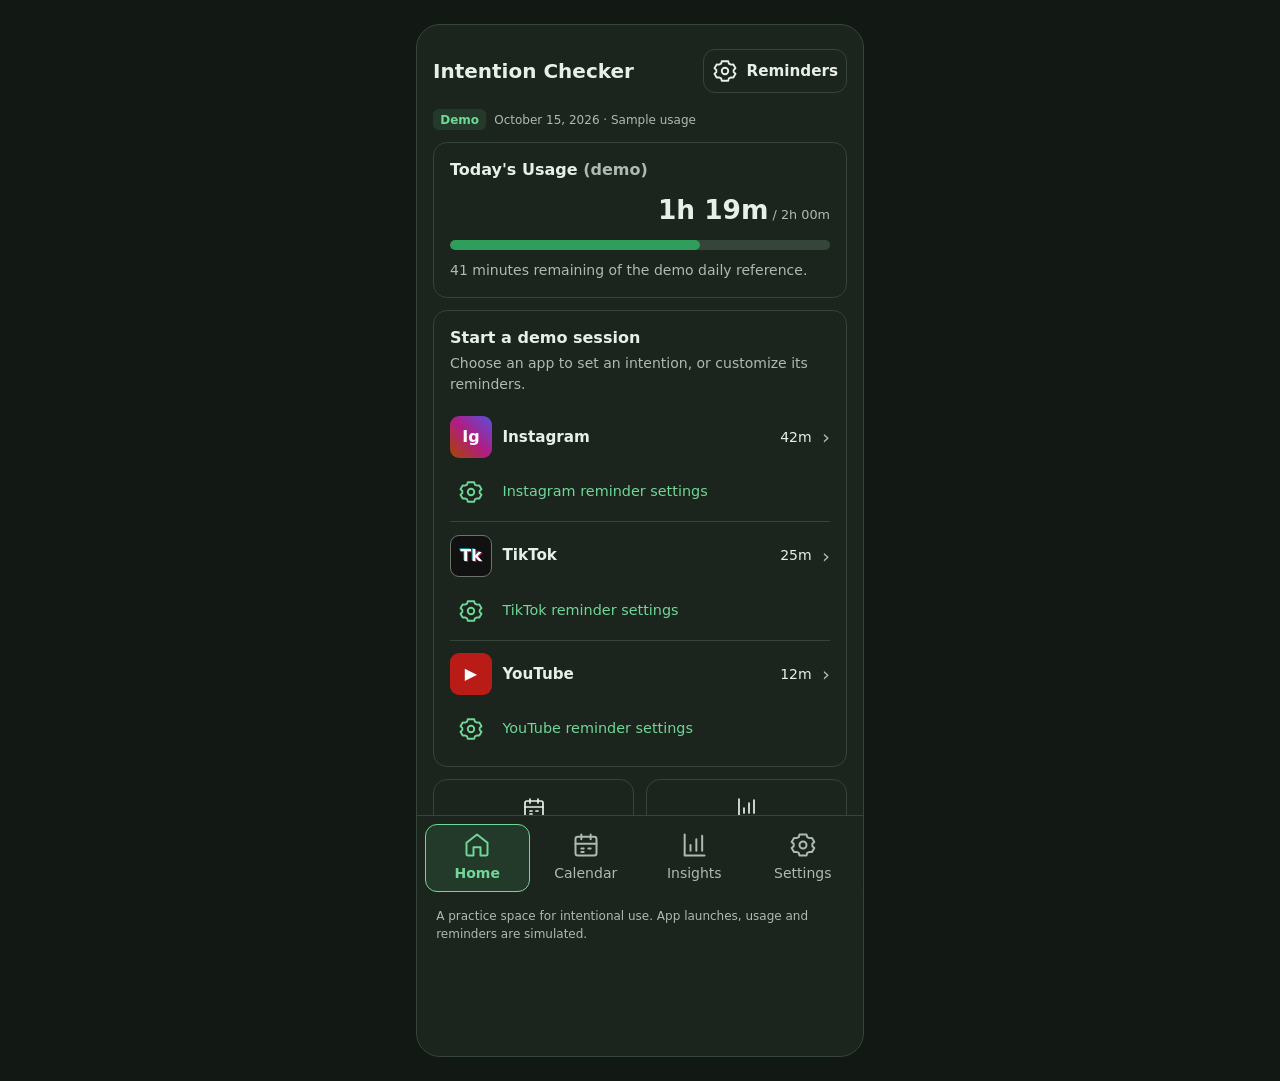
<file: index.html>
<!doctype html>
<html lang="en">
<head>
  <meta charset="utf-8">
  <link rel="icon" href="data:image/svg+xml,%3Csvg xmlns=%22http://www.w3.org/2000/svg%22 viewBox=%220 0 32 32%22%3E%3Crect width=%2232%22 height=%2232%22 rx=%228%22 fill=%22%23233a2a%22/%3E%3Cpath d=%22m8 16 5 5 11-11%22 fill=%22none%22 stroke=%22%2370d796%22 stroke-width=%223%22/%3E%3C/svg%3E">
  <meta name="viewport" content="width=device-width, initial-scale=1, viewport-fit=cover">
  <meta name="theme-color" content="#121813">
  <meta name="description" content="Set an intention before opening social media. Explore your demo usage and reflect on your habits.">
  <title>Home · Intention Checker</title>
  <link rel="stylesheet" href="css/global.css">
  <link rel="stylesheet" href="css/dashboard.css">
  <script src="js/navigation.js" defer></script>
  <script src="js/dashboard-data.js" defer></script>
  <script src="js/dashboard.js" defer></script>
</head>
<body data-page="home">
  <a class="skip-link" href="#main">Skip to content</a>
  <div class="app-shell">
    <header class="page-header">
      <h1>Intention Checker</h1>
      <a class="button button-quiet settings-link" href="pages/reminders.html"><span data-icon="settings"></span>Reminders</a>
    </header>
    <main id="main" class="page-content dashboard" tabindex="-1">
      <p class="demo-caption"><span class="demo-badge">Demo</span> October 15, 2026 · Sample usage</p>
      <section class="card usage-card" aria-labelledby="usage-heading">
        <h2 id="usage-heading">Today's Usage <span class="muted">(demo)</span></h2>
        <p class="usage-total"><strong id="usage-total">1h 19m</strong><span class="muted"> / 2h 00m</span></p>
        <progress id="usage-progress" max="120" value="79" aria-label="Demo usage toward a two-hour daily reference">79 of 120 minutes</progress>
        <p class="muted usage-note" id="usage-note">41 minutes remaining of the demo daily reference.</p>
      </section>
      <section class="card apps-card" aria-labelledby="apps-heading">
        <h2 id="apps-heading">Start a demo session</h2>
        <p class="muted section-hint">Choose an app to set an intention, or customize its reminders.</p>
        <ul class="app-list" id="app-list">
          <li><a class="app-row" href="pages/intention.html?app=instagram"><span class="app-icon app-icon-instagram" aria-hidden="true">Ig</span><span class="app-name">Instagram</span><span class="app-time">42m</span><span class="chevron" aria-hidden="true">›</span></a><a class="app-reminders" href="pages/reminders.html?app=instagram"><span class="app-reminders-icon" data-icon="settings" aria-hidden="true"></span><span>Instagram reminder settings</span></a></li>
          <li><a class="app-row" href="pages/intention.html?app=tiktok"><span class="app-icon app-icon-tiktok" aria-hidden="true">Tk</span><span class="app-name">TikTok</span><span class="app-time">25m</span><span class="chevron" aria-hidden="true">›</span></a><a class="app-reminders" href="pages/reminders.html?app=tiktok"><span class="app-reminders-icon" data-icon="settings" aria-hidden="true"></span><span>TikTok reminder settings</span></a></li>
          <li><a class="app-row" href="pages/intention.html?app=youtube"><span class="app-icon app-icon-youtube" aria-hidden="true">▶</span><span class="app-name">YouTube</span><span class="app-time">12m</span><span class="chevron" aria-hidden="true">›</span></a><a class="app-reminders" href="pages/reminders.html?app=youtube"><span class="app-reminders-icon" data-icon="settings" aria-hidden="true"></span><span>YouTube reminder settings</span></a></li>
        </ul>
      </section>
      <div class="dashboard-shortcuts" aria-label="Explore your usage">
        <a class="card shortcut" href="pages/calendar.html?date=2026-10-15"><span data-icon="calendar"></span><span>View Calendar</span><small class="muted">Review & compare</small></a>
        <a class="card shortcut" href="pages/session-details.html?view=insights"><span data-icon="insights"></span><span>Insights</span><small class="muted">Patterns & next steps</small></a>
      </div>
      <p class="simulation-note muted">A practice space for intentional use. App launches, usage and reminders are simulated.</p>
      <noscript><p class="notice">JavaScript is off. App and shortcut links still work; enable JavaScript for the shared bottom navigation.</p></noscript>
    </main>
    <nav class="bottom-nav" data-bottom-nav aria-label="Main navigation"></nav>
  </div>
</body>
</html>
</file>
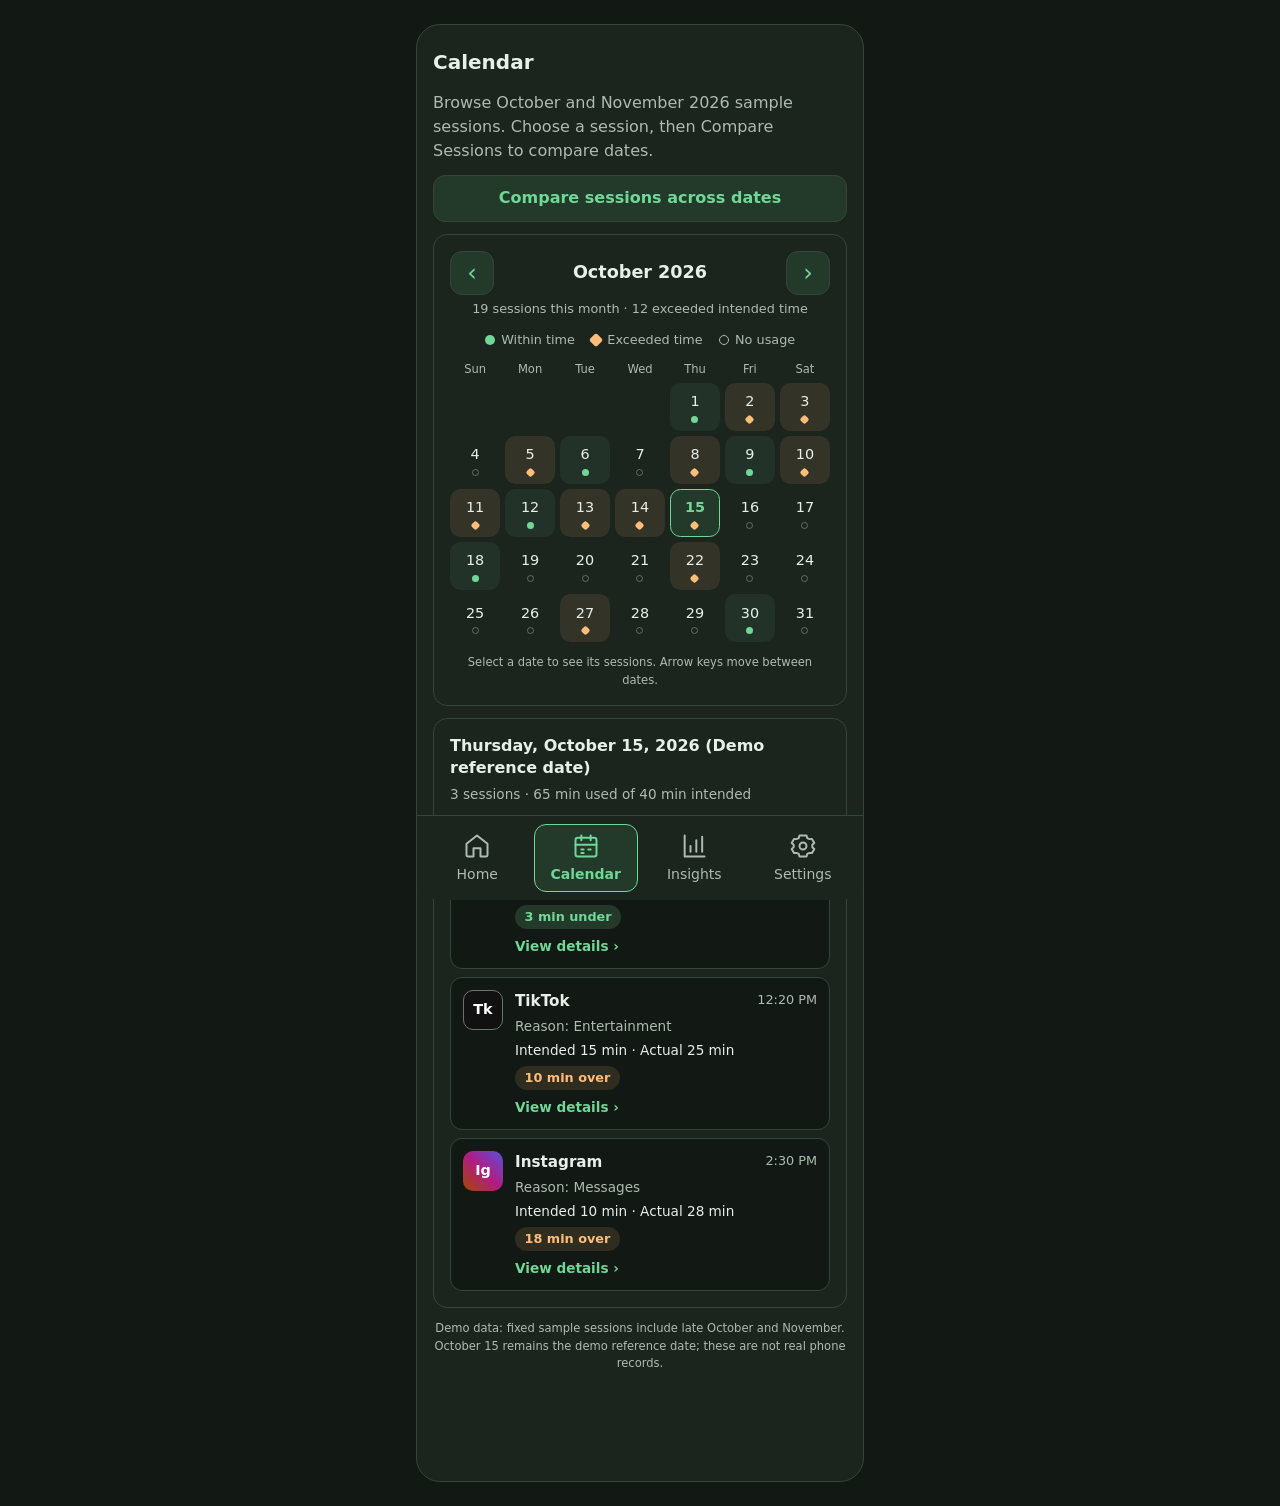
<file: pages/calendar.html>
<!doctype html>
<html lang="en">
<head>
  <meta charset="utf-8">
  <link rel="icon" href="data:image/svg+xml,%3Csvg xmlns=%22http://www.w3.org/2000/svg%22 viewBox=%220 0 32 32%22%3E%3Crect width=%2232%22 height=%2232%22 rx=%228%22 fill=%22%23233a2a%22/%3E%3Cpath d=%22m8 16 5 5 11-11%22 fill=%22none%22 stroke=%22%2370d796%22 stroke-width=%223%22/%3E%3C/svg%3E">
  <meta name="viewport" content="width=device-width, initial-scale=1, viewport-fit=cover">
  <meta name="theme-color" content="#121813">
  <meta name="description" content="Browse past app sessions by date and see where usage stayed within or exceeded the intended time.">
  <title>Calendar · Intention Checker</title>
  <link rel="stylesheet" href="../css/global.css">
  <link rel="stylesheet" href="../css/calendar.css">
  <script src="../js/navigation.js" defer></script>
  <script src="../js/session-data.js" defer></script>
  <script src="../js/calendar.js" defer></script>
</head>
<body data-page="calendar">
  <a class="skip-link" href="#main">Skip to content</a>
  <div class="app-shell">
    <header class="page-header"><h1>Calendar</h1></header>
    <main id="main" class="page-content calendar-page" tabindex="-1">
      <section class="notice compare-banner" id="compare-banner" hidden>
        <p id="compare-text"></p>
        <a class="button button-quiet" id="compare-cancel" href="session-details.html">Cancel comparison</a>
      </section>

      <p class="muted">Browse October and November 2026 sample sessions. Choose a session, then Compare Sessions to compare dates.</p>
      <a class="button button-secondary" href="session-details.html?pick=ig-2026-10-14-a">Compare sessions across dates</a>
      <section class="card calendar-card" aria-labelledby="month-label">
        <div class="month-nav">
          <button type="button" class="month-button" id="prev-month" aria-label="Previous month"><span aria-hidden="true">‹</span></button>
          <h2 id="month-label" aria-live="polite"></h2>
          <button type="button" class="month-button" id="next-month" aria-label="Next month"><span aria-hidden="true">›</span></button>
        </div>
        <p class="muted month-summary" id="month-summary"></p>
        <ul class="legend" aria-label="Legend">
          <li><span class="marker is-within" aria-hidden="true"></span>Within time</li>
          <li><span class="marker is-over" aria-hidden="true"></span>Exceeded time</li>
          <li><span class="marker is-none" aria-hidden="true"></span>No usage</li>
        </ul>
        <div class="weekdays" aria-hidden="true">
          <span>Sun</span><span>Mon</span><span>Tue</span><span>Wed</span><span>Thu</span><span>Fri</span><span>Sat</span>
        </div>
        <div class="day-grid" id="day-grid" role="group" aria-labelledby="month-label"></div>
        <p class="muted grid-hint">Select a date to see its sessions. Arrow keys move between dates.</p>
      </section>

      <section class="card day-panel" id="day-panel" aria-live="polite" aria-labelledby="day-heading">
        <h2 id="day-heading"></h2>
        <p class="muted" id="day-summary"></p>
        <ul class="session-list" id="session-list"></ul>
      </section>

      <p class="muted demo-note">Demo data: fixed sample sessions include late October and November. October 15 remains the demo reference date; these are not real phone records.</p>
      <noscript><p class="notice">JavaScript is off. The calendar needs JavaScript; <a href="../index.html">return to Home</a>.</p></noscript>
    </main>
    <nav class="bottom-nav" data-bottom-nav aria-label="Main navigation"></nav>
  </div>
</body>
</html>
</file>
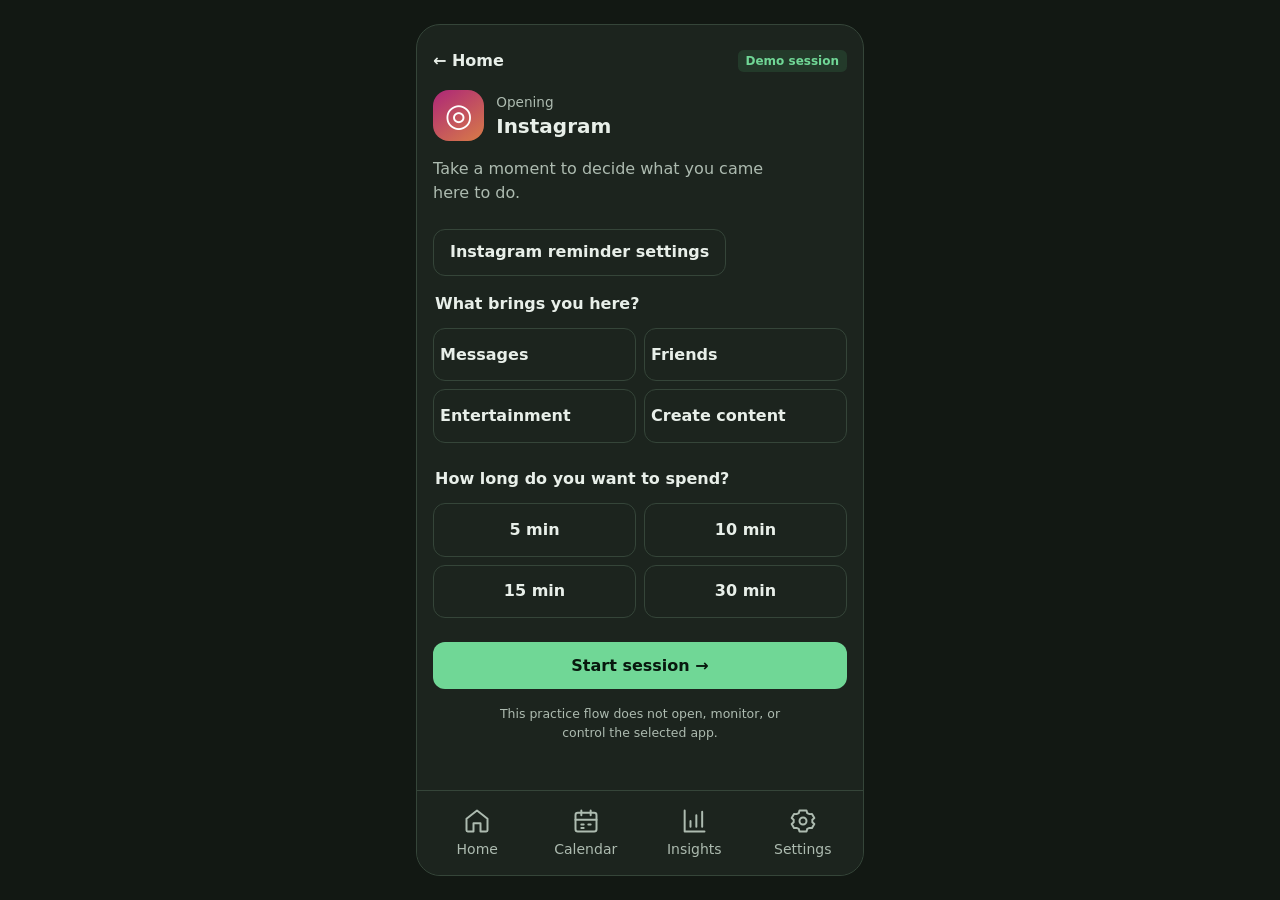
<file: pages/intention.html>
<!doctype html><html lang="en"><head><link rel="icon" href="data:image/svg+xml,%3Csvg xmlns=%22http://www.w3.org/2000/svg%22 viewBox=%220 0 32 32%22%3E%3Crect width=%2232%22 height=%2232%22 rx=%228%22 fill=%22%23233a2a%22/%3E%3Cpath d=%22m8 16 5 5 11-11%22 fill=%22none%22 stroke=%22%2370d796%22 stroke-width=%223%22/%3E%3C/svg%3E"><meta charset="utf-8"><meta name="viewport" content="width=device-width, initial-scale=1, viewport-fit=cover"><meta name="theme-color" content="#121813"><title>Set your intention · Intention Checker</title><link rel="stylesheet" href="../css/global.css"><link rel="stylesheet" href="../css/intention.css"><script src="../js/navigation.js" defer></script><script src="../js/intention.js" defer></script></head><body data-page="intention"><a class="skip-link" href="#main">Skip to content</a><div class="app-shell"><header class="page-header intention-header"><a class="back-link" href="../index.html">← Home</a><p class="demo-badge">Demo session</p></header><main id="main" class="page-content intention-page" tabindex="-1">
<section data-view="form" aria-labelledby="intention-title"><div class="app-identity"><span class="app-mark" aria-hidden="true">◎</span><div><p class="muted">Opening</p><h1 id="intention-title" data-app-name>Instagram</h1></div></div><p class="intro">Take a moment to decide what you came here to do.</p><a id="app-reminders" class="button button-quiet" href="reminders.html?app=instagram">App reminder settings</a><form id="intention-form" novalidate><fieldset><legend>What brings you here?</legend><div class="choices" data-group="reason"><button type="button" data-value="Messages" aria-pressed="false">Messages</button><button type="button" data-value="Friends" aria-pressed="false">Friends</button><button type="button" data-value="Entertainment" aria-pressed="false">Entertainment</button><button type="button" data-value="Create content" aria-pressed="false">Create content</button></div></fieldset><fieldset><legend>How long do you want to spend?</legend><div class="choices times" data-group="duration"><button type="button" data-value="5" aria-pressed="false">5 min</button><button type="button" data-value="10" aria-pressed="false">10 min</button><button type="button" data-value="15" aria-pressed="false">15 min</button><button type="button" data-value="30" aria-pressed="false">30 min</button></div></fieldset><p id="form-error" class="error" role="alert" hidden></p><button class="button full" type="submit">Start session →</button></form><p class="note muted">This practice flow does not open, monitor, or control the selected app.</p></section>
<section data-view="active" aria-labelledby="active-title" hidden><p class="demo-badge">Simulated active session</p><div class="session-icon" aria-hidden="true">◎</div><h1 id="active-title"><span data-app-name>Instagram</span> with purpose</h1><div class="card intention-card"><span class="muted">Your intention</span><strong data-reason>Messages</strong><span><b data-duration>10</b> minute goal</span></div><div class="card sample-timer"><span>Sample session elapsed</span><output id="session-timer" role="timer" aria-live="off" aria-label="Elapsed demo session time">00:00</output><span id="timer-goal" class="muted"></span></div><aside class="card reminder"><span aria-hidden="true">⌁</span><div><strong>Friendly reminder</strong><p>Are you still here for <span data-reason>Messages</span>?</p></div></aside><p class="note muted">The sample timer counts elapsed time in this demo only. The reminder appears immediately for testing; the summary uses a fixed simulated duration.</p><div class="actions"><button class="button button-secondary" id="keep-going" type="button">Keep going</button><button class="button" id="close-app" type="button">Close app &amp; reflect</button></div></section>
<section data-view="summary" aria-labelledby="summary-title" hidden><div class="success" aria-hidden="true">✓</div><p class="demo-badge">Session summary</p><h1 id="summary-title">Nice check-in.</h1><p class="intro">Here is the simulated result for this session.</p><dl class="card summary"><div><dt>App</dt><dd data-app-name>Instagram</dd></div><div><dt>Reason</dt><dd data-reason>Messages</dd></div><div><dt>Intended time</dt><dd><span data-duration>10</span> min</dd></div><div><dt>Demo actual time</dt><dd><span id="actual-duration">12</span> min</dd></div></dl><p class="note muted">Demo actual time is fixed at your goal plus 2 minutes for practice. It is separate from the sample timer and is not phone-usage data.</p><a class="button full done" href="../index.html">Done</a></section>
</main><nav class="bottom-nav" data-bottom-nav aria-label="Main navigation"></nav></div></body></html>
</file>
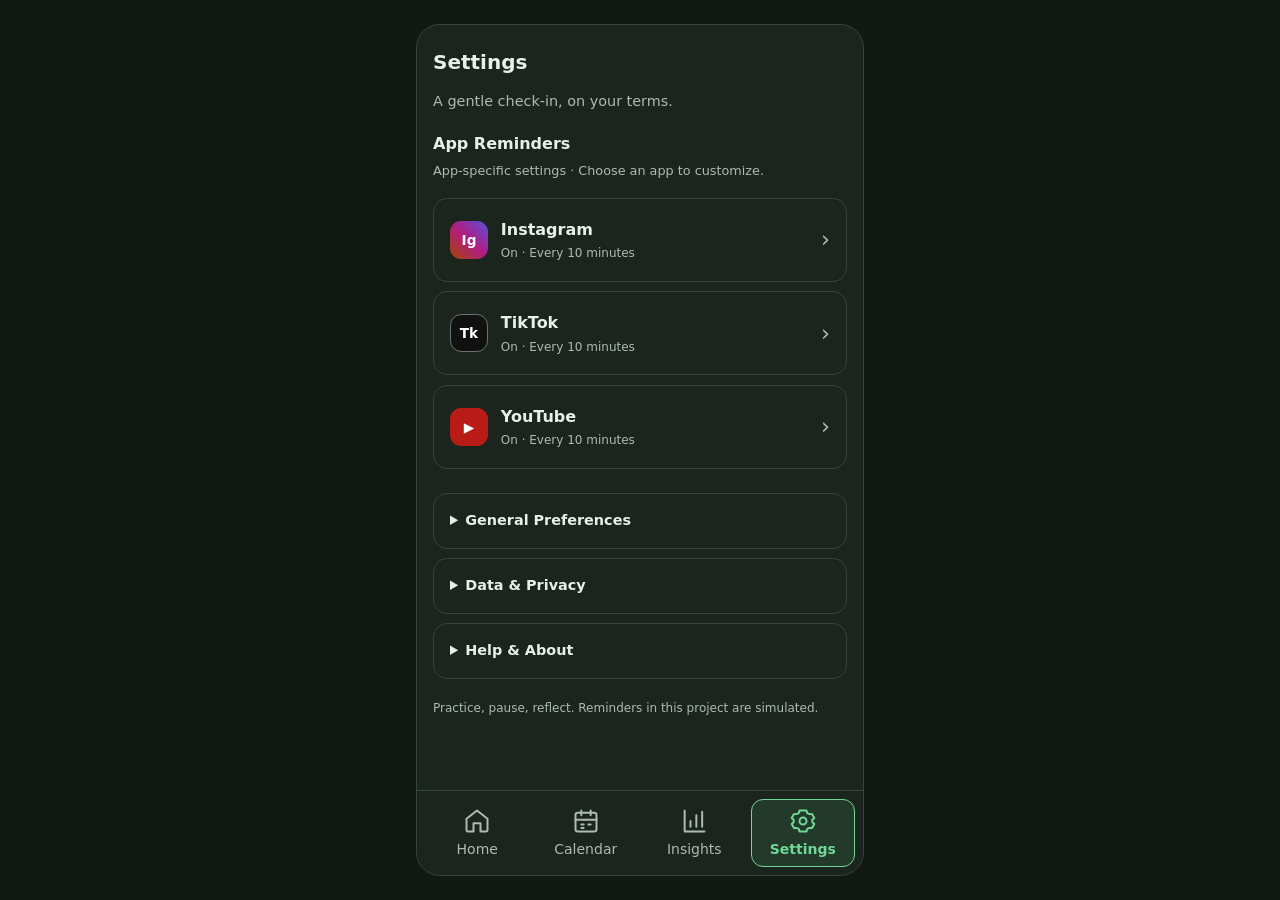
<file: pages/reminders.html>
<!doctype html>
<html lang="en">
<head>
  <meta charset="utf-8">
  <link rel="icon" href="data:image/svg+xml,%3Csvg xmlns=%22http://www.w3.org/2000/svg%22 viewBox=%220 0 32 32%22%3E%3Crect width=%2232%22 height=%2232%22 rx=%228%22 fill=%22%23233a2a%22/%3E%3Cpath d=%22m8 16 5 5 11-11%22 fill=%22none%22 stroke=%22%2370d796%22 stroke-width=%223%22/%3E%3C/svg%3E">
  <meta name="viewport" content="width=device-width, initial-scale=1, viewport-fit=cover">
  <meta name="theme-color" content="#121813">
  <title>Settings · Intention Checker</title>
  <link rel="stylesheet" href="../css/global.css">
  <link rel="stylesheet" href="../css/reminders.css">
  <script src="../js/navigation.js" defer></script>
  <script src="../js/reminders.js" defer></script>
</head>
<body data-page="settings">
  <a class="skip-link" href="#main">Skip to content</a>
  <div class="app-shell">
    <header class="page-header"><h1>Settings</h1></header>
    <main id="main" class="page-content reminders" tabindex="-1">
      <p class="muted settings-intro">A gentle check-in, on your terms.</p>
      <p id="storage-warning" class="notice" role="status" hidden></p>
      <section id="settings-overview" aria-labelledby="apps-heading">
        <h2 id="apps-heading">App Reminders</h2>
        <p class="muted settings-hint">App-specific settings · Choose an app to customize.</p>
        <div class="settings-apps">
          <a class="card settings-app" href="?app=instagram"><span class="settings-app-icon instagram" aria-hidden="true">Ig</span><span><strong>Instagram</strong><small id="summary-instagram">Configure reminders</small></span><span aria-hidden="true">›</span></a>
          <a class="card settings-app" href="?app=tiktok"><span class="settings-app-icon tiktok" aria-hidden="true">Tk</span><span><strong>TikTok</strong><small id="summary-tiktok">Configure reminders</small></span><span aria-hidden="true">›</span></a>
          <a class="card settings-app" href="?app=youtube"><span class="settings-app-icon youtube" aria-hidden="true">▶</span><span><strong>YouTube</strong><small id="summary-youtube">Configure reminders</small></span><span aria-hidden="true">›</span></a>
        </div>
        <div class="settings-information">
          <details class="card"><summary>General Preferences</summary><p>Reminder frequency and notification preferences are set separately for each app. Turning reminders off keeps your choices for next time.</p></details>
          <details class="card"><summary>Data &amp; Privacy</summary><p>Preferences are saved only in this browser. This demo does not collect phone usage or send your settings to a server.</p></details>
          <details class="card"><summary>Help &amp; About</summary><p>Choose an app, adjust your reminders, then select Save Changes. Preview shows a sample check-in here; sound, vibration and app notifications are simulated.</p></details>
        </div>
      </section>
      <section id="app-settings" aria-labelledby="app-heading" hidden>
        <a class="settings-back" href="reminders.html">‹ All Settings</a>
        <div class="settings-app-heading"><span id="selected-app-icon" class="settings-app-icon" aria-hidden="true"></span><div><h2 id="app-heading" tabindex="-1">App Settings</h2><p class="muted">Make room for a mindful pause.</p></div></div>
        <form id="reminder-form">
          <section class="card settings-controls" aria-labelledby="reminder-heading">
            <h3 id="reminder-heading">App Reminders</h3>
            <label class="settings-toggle" for="reminders-enabled"><span>Enable reminders<small>Check in during a demo session.</small></span><input id="reminders-enabled" type="checkbox" role="switch"><span class="switch-track" aria-hidden="true"></span></label>
            <fieldset id="frequency-controls"><legend class="settings-sr-only">Reminder timing</legend><label class="settings-frequency" for="reminder-frequency"><span>Reminder Frequency</span><select id="reminder-frequency"><option value="5">5 minutes</option><option value="10">10 minutes</option><option value="15">15 minutes</option><option value="30">30 minutes</option></select></label></fieldset>
            <p id="disabled-note" class="muted settings-hint" hidden>Reminders are off. Your frequency and notification choices will be kept.</p>
          </section>
          <fieldset id="notification-controls" class="card settings-controls"><legend>Notification Style</legend>
            <label class="settings-toggle" for="reminder-sound"><span>Sound<small>Simulated audio cue.</small></span><input id="reminder-sound" type="checkbox" role="switch"><span class="switch-track" aria-hidden="true"></span></label>
            <label class="settings-toggle" for="reminder-vibration"><span>Vibration<small>Simulated gentle buzz.</small></span><input id="reminder-vibration" type="checkbox" role="switch"><span class="switch-track" aria-hidden="true"></span></label>
            <label class="settings-toggle" for="reminder-in-app"><span>Show In-App<small>A visible reminder in the demo.</small></span><input id="reminder-in-app" type="checkbox" role="switch"><span class="switch-track" aria-hidden="true"></span></label>
          </fieldset>
          <p id="silent-note" class="notice" hidden>All notification styles are off. No visible, sound or vibration reminder will be shown.</p>
          <div class="settings-preview-area"><button class="button button-secondary" id="preview-button" type="button" aria-expanded="false" aria-controls="reminder-preview">Preview Reminder</button>
            <section id="reminder-preview" class="settings-preview" aria-labelledby="preview-heading" hidden><div class="settings-preview-top"><span class="settings-demo">Preview only</span><button type="button" id="dismiss-preview" class="settings-dismiss" aria-label="Dismiss reminder preview">×</button></div><h3 id="preview-heading" tabindex="-1">Time check!</h3><p id="preview-message"></p><p id="preview-style" class="muted"></p><p class="muted">An in-page sample. No sound, vibration or device notification is triggered.</p></section>
          </div>
          <p id="draft-note" class="muted settings-hint">Changes are saved only when you select Save Changes.</p>
          <button class="button settings-save" type="submit">Save Changes</button>
          <p id="save-status" class="settings-save-status" role="status" aria-live="polite"></p>
          <p id="save-error" class="notice" role="alert" hidden></p>
        </form>
      </section>
      <p class="muted settings-footnote">Practice, pause, reflect. Reminders in this project are simulated.</p>
      <noscript><p class="notice">Enable JavaScript to configure and save reminders. <a href="../index.html">Back to Home</a></p></noscript>
    </main>
    <nav class="bottom-nav" data-bottom-nav aria-label="Main navigation"></nav>
  </div>
</body>
</html>
</file>
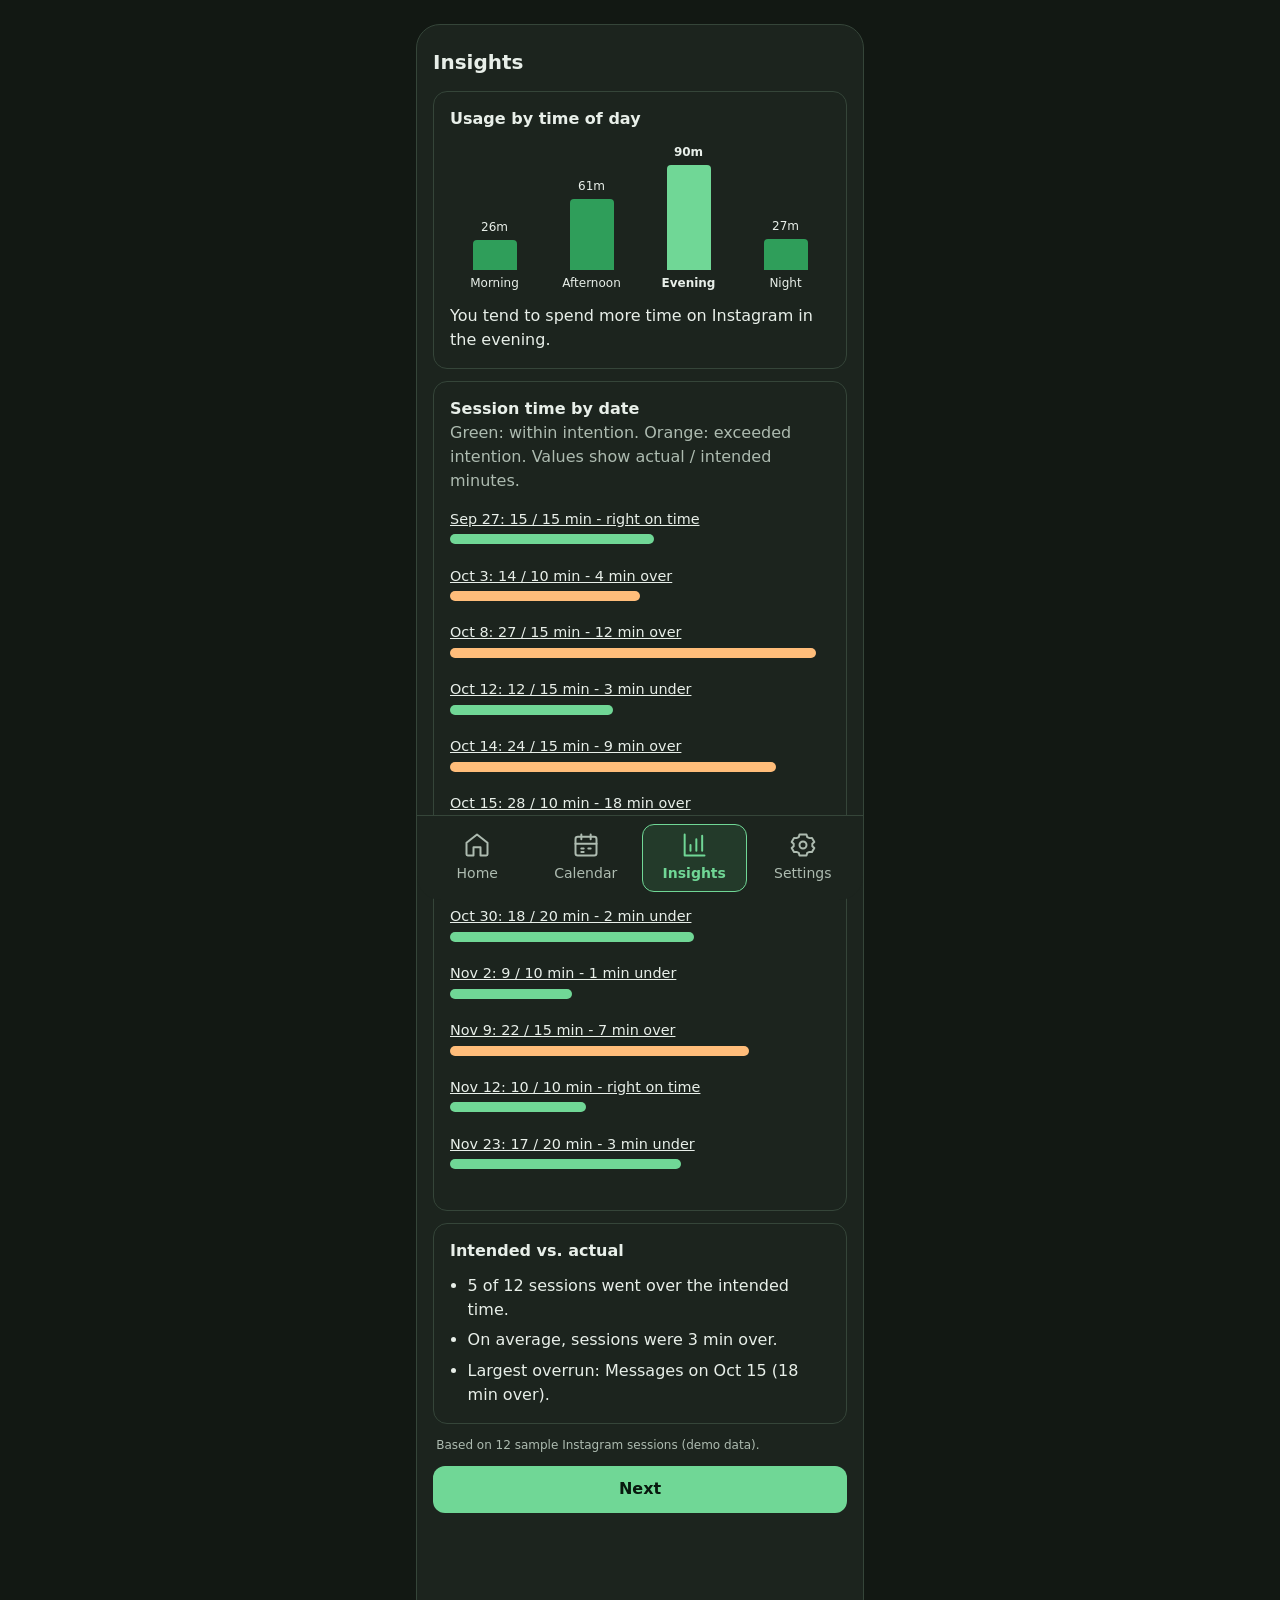
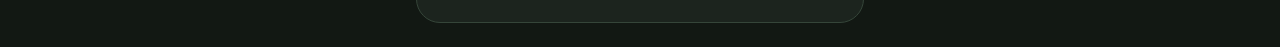
<file: pages/session-details.html>
<!doctype html>
<html lang="en">
<head>
  <meta charset="utf-8">
  <link rel="icon" href="data:image/svg+xml,%3Csvg xmlns=%22http://www.w3.org/2000/svg%22 viewBox=%220 0 32 32%22%3E%3Crect width=%2232%22 height=%2232%22 rx=%228%22 fill=%22%23233a2a%22/%3E%3Cpath d=%22m8 16 5 5 11-11%22 fill=%22none%22 stroke=%22%2370d796%22 stroke-width=%223%22/%3E%3C/svg%3E">
  <meta name="viewport" content="width=device-width, initial-scale=1, viewport-fit=cover">
  <meta name="theme-color" content="#121813">
  <meta name="description" content="Review a past session, compare it with another day, and turn the pattern into an action plan.">
  <title>Sessions & Insights · Intention Checker</title>
  <link rel="stylesheet" href="../css/global.css">
  <link rel="stylesheet" href="../css/session-details.css">
  <script src="../js/navigation.js" defer></script>
  <script src="../js/session-data.js" defer></script>
  <script src="../js/session-details.js" defer></script>
</head>
<body data-page="insights">
  <a class="skip-link" href="#main">Skip to content</a>
  <div class="app-shell">
    <header class="page-header session-header">
      <a class="back-link" id="back-link" href="calendar.html" hidden><span aria-hidden="true">‹</span> Back<span class="visually-hidden" id="back-label"></span></a>
      <h1 id="page-title">Sessions & Insights</h1>
    </header>
    <!-- Views are chosen by the query string: ?id=, ?pick=, ?compare=A,B, ?view=insights, ?view=action -->
    <main id="main" class="page-content session-page" tabindex="-1">
      <div id="view" class="session-view"></div>
      <noscript><p class="notice">JavaScript is off. Session details and insights need JavaScript; <a href="../index.html">return to Home</a>.</p></noscript>
    </main>
    <nav class="bottom-nav" data-bottom-nav aria-label="Main navigation"></nav>
  </div>
</body>
</html>
</file>
<file: css/global.css>
/* Shared foundation. See docs/UI_FOUNDATION.md before integration. */
:root {
  color-scheme: dark;
  --color-bg: #121813;
  --color-surface: #1c241e;
  --color-text: #e8efe9;
  --color-muted: #adbbb0;
  --color-border: #354539;
  --color-accent: #70d796;
  --color-primary: #2f9e5a;
  --color-primary-text: #08180e;
  --color-selected: #233a2a;
  --color-warning: #ffbd7a;
  --color-danger: #ffaaa4;
  --space-1: .25rem;
  --space-2: .5rem;
  --space-3: .75rem;
  --space-4: 1rem;
  --space-5: 1.5rem;
  --space-6: 2rem;
  --radius: .875rem;
  --font-body: system-ui, -apple-system, "Segoe UI", sans-serif;
}
* { box-sizing: border-box; }
body { margin: 0; background: var(--color-bg); color: var(--color-text); font: 1rem/1.5 var(--font-body); }
a { color: inherit; }
button, input, select, textarea { font: inherit; }
button, a { -webkit-tap-highlight-color: transparent; }
:focus-visible { outline: 3px solid var(--color-accent); outline-offset: 4px; }
h1, h2, h3, p { margin: 0; }
h1 { font-size: 1.25rem; line-height: 1.3; font-weight: 700; }
h2 { font-size: 1rem; line-height: 1.4; font-weight: 650; }
h3 { font-size: 1rem; }
.app-shell { max-width: 28rem; min-height: 100dvh; margin: 0 auto; background: var(--color-surface); display: flex; flex-direction: column; }
.page-header { display: flex; justify-content: space-between; align-items: center; gap: var(--space-3); padding: calc(var(--space-5) + env(safe-area-inset-top, 0px)) var(--space-4) var(--space-4); }
.page-content { flex: 1; padding: 0 var(--space-4) var(--space-5); min-width: 0; }
.card { background: var(--color-surface); border: 1px solid var(--color-border); border-radius: var(--radius); padding: var(--space-4); }
.muted { color: var(--color-muted); }
.button { display: inline-flex; justify-content: center; align-items: center; gap: var(--space-2); min-height: 44px; padding: .65rem 1rem; border: 1px solid transparent; border-radius: .75rem; background: var(--color-accent); color: var(--color-primary-text); font-weight: 650; text-decoration: none; cursor: pointer; }
.button-secondary { color: var(--color-accent); background: var(--color-selected); border-color: var(--color-border); }
.button-quiet { color: var(--color-text); background: transparent; border-color: var(--color-border); }
.icon { display: inline-block; width: 24px; height: 24px; flex-shrink: 0; vertical-align: middle; }
.bottom-nav { position: sticky; bottom: 0; display: grid; grid-template-columns: repeat(4, minmax(0, 1fr)); gap: var(--space-1); padding: var(--space-2) var(--space-2) calc(var(--space-2) + env(safe-area-inset-bottom, 0px)); background: var(--color-surface); border-top: 1px solid var(--color-border); z-index: 10; }
.nav-link { min-height: 60px; display: flex; flex-direction: column; align-items: center; justify-content: center; gap: var(--space-1); border-radius: .75rem; color: var(--color-muted); font-size: .75rem; text-decoration: none; border: 1px solid transparent; }
.nav-link[aria-current="page"] { background: var(--color-selected); border-color: var(--color-accent); color: var(--color-accent); font-weight: 700; }
@media (hover: hover) {
  .button:hover, .nav-link:hover { filter: brightness(1.15); }
  .card[href]:hover { border-color: var(--color-accent); }
}
.skip-link { position: fixed; top: .5rem; left: .5rem; transform: translateY(-180%); background: var(--color-accent); color: var(--color-primary-text); padding: .75rem; z-index: 100; }
.skip-link:focus { transform: none; }
.notice { padding: var(--space-4); border: 1px solid var(--color-border); border-radius: var(--radius); }
.handoff { display: grid; align-content: start; gap: var(--space-4); }
@media (min-width: 600px) {
  body { padding: var(--space-5) 0; }
  .app-shell { min-height: calc(100dvh - 3rem); border: 1px solid var(--color-border); border-radius: 1.5rem; }
  .bottom-nav { border-radius: 0 0 1.5rem 1.5rem; }
}
@media (prefers-reduced-motion: reduce) {
  *, *::before, *::after { scroll-behavior: auto !important; }
}

/* Integrated DP3 usability pass: readable shared navigation. */
.nav-link { font-size: .875rem; min-height: 68px; }
.nav-link .icon { width: 28px; height: 28px; }
</file>
<file: css/dashboard.css>
.dashboard { display: grid; align-content: start; gap: var(--space-3); }
.dashboard .demo-caption { display: flex; align-items: center; gap: var(--space-2); font-size: .75rem; color: var(--color-muted); flex-wrap: wrap; }
.dashboard .demo-badge { padding: .1rem .45rem; color: var(--color-accent); background: var(--color-selected); border-radius: .35rem; font-weight: 650; }
.settings-link { font-size: .8rem; padding: .5rem; }
.settings-link .icon { width: 20px; height: 20px; }
.dashboard .usage-total { text-align: right; margin-top: .5rem; }
.dashboard .usage-total strong { font-size: 1.65rem; font-weight: 600; }
.dashboard .usage-total > span { font-size: .8rem; }
.dashboard progress { display: block; width: 100%; height: 10px; margin: .65rem 0; border: 0; border-radius: 6px; overflow: hidden; background: var(--color-border); accent-color: var(--color-primary); }
.dashboard progress::-webkit-progress-bar { background: var(--color-border); border-radius: 6px; }
.dashboard progress::-webkit-progress-value { background: var(--color-primary); border-radius: 6px; }
.dashboard progress::-moz-progress-bar { background: var(--color-primary); border-radius: 6px; }
.dashboard .usage-note, .dashboard .section-hint { font-size: .75rem; }
.dashboard .section-hint { margin-top: .25rem; }
.dashboard .app-list { list-style: none; margin: .5rem 0 -.5rem; padding: 0; }
.dashboard .app-list li + li { border-top: 1px solid var(--color-border); }
.dashboard .app-row { display: flex; gap: .65rem; align-items: center; padding: .8rem 0; min-height: 64px; text-decoration: none; border-radius: .25rem; }
.dashboard .app-name { flex: 1; font-size: .95rem; font-weight: 550; }
.dashboard .app-time { font-size: .875rem; font-variant-numeric: tabular-nums; }
.dashboard .app-icon { display: grid; place-items: center; width: 34px; height: 34px; flex-shrink: 0; border-radius: 9px; color: white; font-weight: 700; font-size: .85rem; }
.dashboard .app-icon-instagram { background: linear-gradient(45deg, #a54700, #b11c83, #5851db); }
.dashboard .app-icon-tiktok { background: #111; border: 1px solid #69756b; text-shadow: 1px 1px #b70c47, -1px -1px #007d82; }
.dashboard .app-icon-youtube { background: #b91c16; }
.dashboard .chevron { color: var(--color-muted); font-size: 1.25rem; }
.dashboard .dashboard-shortcuts { display: grid; grid-template-columns: repeat(2, minmax(0, 1fr)); gap: var(--space-3); }
.dashboard .shortcut { display: flex; align-items: center; flex-direction: column; gap: .4rem; text-align: center; text-decoration: none; font-size: .9rem; }
.dashboard .shortcut > .icon { color: var(--color-accent); width: 28px; height: 28px; }
.dashboard .shortcut small { font-size: .7rem; }
.dashboard .recent-entry { display: grid; gap: .25rem; margin-top: .65rem; font-size: .8rem; text-decoration: none; border-radius: .25rem; }
.dashboard .recent-title { display: flex; align-items: center; gap: .4rem; font-weight: 600; }
.dashboard .recent-title .chevron { margin-left: auto; }
.dashboard .status-warning { color: var(--color-warning); }
.dashboard .simulation-note { font-size: .75rem; padding: .25rem .2rem; }
@media (hover: hover) { .dashboard .app-row:hover, .dashboard .recent-entry:hover { background: var(--color-selected); } }
@media (max-width: 350px) { .page-header { flex-wrap: wrap; } .dashboard .shortcut { padding: .75rem .5rem; } }

/* DP3: larger labels and distinct session/settings destinations. */
.settings-link { font-size: .95rem; }
.settings-link .icon { width: 26px; height: 26px; }
.dashboard .app-icon { width: 42px; height: 42px; font-size: 1rem; }
.dashboard .section-hint, .dashboard .usage-note { font-size: .875rem; }
.dashboard .shortcut small { font-size: .8rem; }
.dashboard .app-reminders { display: flex; align-items: center; gap: .65rem; min-height: 48px; color: var(--color-accent); font-size: .9rem; padding-bottom: .5rem; text-decoration: none; border-radius: .25rem; }
.dashboard .app-reminders-icon { display: grid; place-items: center; width: 42px; min-height: 42px; flex-shrink: 0; }
.dashboard .app-reminders-icon .icon { width: 26px; height: 26px; }
@media (hover: hover) { .dashboard .app-reminders:hover { background: var(--color-selected); text-decoration: underline; } }
</file>
<file: css/calendar.css>
.calendar-page { display: grid; align-content: start; gap: var(--space-3); }

.calendar-page .compare-banner { display: grid; gap: var(--space-3); background: var(--color-selected); border-color: var(--color-accent); font-size: .9rem; }
.calendar-page .compare-banner[hidden] { display: none; }

.calendar-page .month-nav { display: flex; align-items: center; justify-content: space-between; gap: var(--space-2); }
.calendar-page .month-nav h2 { font-size: 1.1rem; text-align: center; }
.calendar-page .month-button { display: grid; place-items: center; width: 44px; height: 44px; border: 1px solid var(--color-border); border-radius: .75rem; background: var(--color-selected); color: var(--color-accent); font-size: 1.5rem; line-height: 1; cursor: pointer; }
.calendar-page .month-summary { margin-top: var(--space-1); text-align: center; font-size: .8rem; }

.calendar-page .legend { display: flex; flex-wrap: wrap; justify-content: center; gap: var(--space-2) var(--space-4); list-style: none; margin: var(--space-3) 0; padding: 0; font-size: .8rem; color: var(--color-muted); }
.calendar-page .legend li { display: inline-flex; align-items: center; gap: .4rem; }

.calendar-page .marker { display: inline-block; width: 10px; height: 10px; border-radius: 50%; flex-shrink: 0; }
.calendar-page .marker.is-within { background: var(--color-accent); }
.calendar-page .marker.is-over { background: var(--color-warning); border-radius: 2px; transform: rotate(45deg); }
.calendar-page .marker.is-none { background: transparent; border: 1.5px solid var(--color-muted); }

.calendar-page .weekdays, .calendar-page .day-grid { display: grid; grid-template-columns: repeat(7, minmax(0, 1fr)); gap: .3rem; }
.calendar-page .weekdays { margin-bottom: .3rem; text-align: center; font-size: .72rem; color: var(--color-muted); }

.calendar-page .day { position: relative; display: flex; flex-direction: column; align-items: center; justify-content: center; gap: .2rem; min-height: 48px; padding: .25rem 0; border: 1px solid transparent; border-radius: .65rem; background: transparent; color: var(--color-text); font-size: .9rem; font-variant-numeric: tabular-nums; cursor: pointer; }
.calendar-page .day .marker { width: 7px; height: 7px; }
.calendar-page .day.is-none .marker { opacity: .45; }
.calendar-page .day.is-future { color: var(--color-muted); }
.calendar-page .day.is-future .marker { visibility: hidden; }
.calendar-page .day.is-within { background: rgb(112 215 150 / .08); }
.calendar-page .day.is-over { background: rgb(255 189 122 / .1); }
.calendar-page .day.is-today { border-color: var(--color-border); font-weight: 700; }
.calendar-page .day.is-today .day-number { color: var(--color-accent); }
.calendar-page .day.is-selected { background: var(--color-selected); border-color: var(--color-accent); font-weight: 700; }
.calendar-page .grid-hint { margin-top: var(--space-3); font-size: .72rem; text-align: center; }

.calendar-page .day-panel { display: grid; gap: var(--space-1); }
.calendar-page .day-panel > p { font-size: .85rem; }
.calendar-page .session-list { display: grid; gap: var(--space-2); list-style: none; margin: var(--space-2) 0 0; padding: 0; }
.calendar-page .empty-state { padding: var(--space-3); border: 1px dashed var(--color-border); border-radius: .75rem; color: var(--color-muted); font-size: .85rem; text-align: center; }

.calendar-page .session-card { display: flex; gap: .75rem; align-items: flex-start; padding: var(--space-3); border: 1px solid var(--color-border); border-radius: .75rem; background: var(--color-bg); text-decoration: none; }
.calendar-page .session-card.is-disabled { opacity: .7; }
.calendar-page .session-body { display: grid; gap: .2rem; flex: 1; min-width: 0; font-size: .85rem; }
.calendar-page .session-title { display: flex; justify-content: space-between; gap: var(--space-2); font-size: .95rem; font-weight: 650; }
.calendar-page .session-time { font-size: .8rem; font-weight: 400; }
.calendar-page .session-minutes { font-variant-numeric: tabular-nums; }
.calendar-page .session-action { margin-top: var(--space-1); color: var(--color-accent); font-weight: 600; font-size: .85rem; }
.calendar-page .session-action.muted { color: var(--color-muted); font-weight: 400; }

.calendar-page .app-icon { display: grid; place-items: center; width: 40px; height: 40px; flex-shrink: 0; border-radius: 10px; color: white; font-weight: 700; font-size: .9rem; }
.calendar-page .app-icon-instagram { background: linear-gradient(45deg, #a54700, #b11c83, #5851db); }
.calendar-page .app-icon-tiktok { background: #111; border: 1px solid #69756b; }
.calendar-page .app-icon-youtube { background: #b91c16; }

.calendar-page .status-pill { justify-self: start; margin-top: .15rem; padding: .15rem .6rem; border-radius: 999px; font-size: .8rem; font-weight: 650; }
.calendar-page .status-pill.is-over { color: var(--color-warning); background: rgb(255 189 122 / .12); }
.calendar-page .status-pill.is-within { color: var(--color-accent); background: var(--color-selected); }

.calendar-page .demo-note { font-size: .72rem; text-align: center; }

@media (hover: hover) {
  .calendar-page .day:hover { border-color: var(--color-accent); }
  .calendar-page .month-button:hover { filter: brightness(1.15); }
  .calendar-page a.session-card:hover { border-color: var(--color-accent); }
}
@media (max-width: 350px) {
  .calendar-page .day { min-height: 44px; font-size: .8rem; }
  .calendar-page .card { padding: var(--space-3); }
}
</file>
<file: css/intention.css>
.intention-page{display:grid;align-content:start}.intention-header{padding-bottom:var(--space-3)}.back-link{font-weight:650;text-decoration:none}.demo-badge{display:inline-flex;width:max-content;padding:.15rem .5rem;border-radius:.35rem;color:var(--color-accent);background:var(--color-selected);font-size:.75rem;font-weight:650}.app-identity{display:flex;align-items:center;gap:var(--space-3);margin:.3rem 0 var(--space-4)}.app-identity p{font-size:.85rem}.app-mark,.session-icon,.success{display:grid;place-items:center}.app-mark{width:3.2rem;height:3.2rem;border-radius:1rem;background:linear-gradient(145deg,#ad2678,#d87c47);color:#fff;font-size:2rem}.intro{max-width:33ch;margin:var(--space-3) 0 var(--space-5);color:var(--color-muted)}fieldset{border:0;padding:0;margin:0 0 var(--space-5)}legend{margin-bottom:var(--space-3);font-weight:700}.choices{display:grid;grid-template-columns:1fr 1fr;gap:var(--space-2)}.choices button{min-height:3.35rem;border:1px solid var(--color-border);border-radius:.75rem;background:var(--color-surface);color:var(--color-text);font-weight:600;text-align:left}.choices button[aria-pressed=true]{border-color:var(--color-accent);box-shadow:inset 0 0 0 1px var(--color-accent);background:var(--color-selected)}.times button{text-align:center}.error{margin:-.75rem 0 .75rem;color:var(--color-danger);font-weight:650}.full{width:100%}.note{margin:var(--space-4) auto 0;max-width:39ch;font-size:.78rem;text-align:center}.session-icon{width:5.4rem;height:5.4rem;margin:var(--space-5) 0 var(--space-4);border-radius:1.5rem;background:linear-gradient(145deg,#ad2678,#d87c47);color:#fff;font-size:3.5rem}.intention-card,.reminder,.summary{margin-top:var(--space-5)}.intention-card{display:grid;gap:.2rem}.intention-card strong{font-size:1.2rem}.intention-card span:last-child{color:var(--color-accent)}.reminder{display:flex;gap:var(--space-3);margin-top:var(--space-3);background:var(--color-selected);border-color:var(--color-accent)}.reminder>span{display:grid;place-items:center;width:2rem;height:2rem;border-radius:50%;background:var(--color-warning);color:var(--color-primary-text);font-size:1.25rem;font-weight:800}.reminder strong{color:var(--color-warning)}.reminder p{margin:.15rem 0 0;font-size:.9rem}.actions{display:grid;gap:var(--space-2);margin-top:var(--space-5)}.actions .button{width:100%}.success{width:4.3rem;height:4.3rem;margin:var(--space-5) 0 var(--space-4);border-radius:50%;background:var(--color-accent);color:var(--color-primary-text);font-size:2.25rem;font-weight:800}.summary div{display:flex;justify-content:space-between;gap:var(--space-3);padding:var(--space-3) 0;border-bottom:1px solid var(--color-border)}.summary div:last-child{border:0}dt{color:var(--color-muted)}dd{margin:0;font-weight:700;text-align:right}.done{display:flex;margin-top:var(--space-5)}

.sample-timer { display: grid; gap: .25rem; margin-top: 1rem; text-align: center; }
.sample-timer output { font-size: 2.5rem; font-weight: 700; font-variant-numeric: tabular-nums; color: var(--color-accent); }
.intention-page #app-reminders { margin-bottom: 1rem; }
</file>
<file: css/reminders.css>
.reminders { display: grid; align-content: start; gap: 1.25rem; }
.reminders [hidden] { display: none !important; }
.reminders .settings-intro { font-size: .9rem; }
.reminders .settings-hint { font-size: .8rem; margin-top: .4rem; line-height: 1.6; }
.reminders .settings-apps { display: grid; gap: .6rem; margin-top: 1rem; }
.reminders .settings-app { display: flex; gap: .8rem; align-items: center; min-height: 84px; text-decoration: none; }
.reminders .settings-app > span:nth-child(2) { flex: 1; min-width: 0; }
.reminders .settings-app strong { display: block; font-weight: 600; }
.reminders .settings-app small { display: block; color: var(--color-muted); margin-top: .15rem; font-size: .75rem; }
.reminders .settings-app > span:last-child { color: var(--color-muted); font-size: 1.4rem; }
.reminders .settings-app-icon { flex-shrink: 0; display: grid; place-items: center; width: 38px; height: 38px; border-radius: .7rem; color: white; font-size: .85rem; font-weight: 700; }
.reminders .instagram { background: linear-gradient(45deg, #a54700, #b11c83, #5851db); }
.reminders .tiktok { background: #111; border: 1px solid #69756b; }
.reminders .youtube { background: #b91c16; }
.reminders .settings-information { display: grid; gap: .6rem; margin-top: 1.5rem; }
.reminders details { padding: 0; }
.reminders summary { cursor: pointer; padding: 1rem; min-height: 52px; font-size: .9rem; font-weight: 550; }
.reminders details p { color: var(--color-muted); font-size: .85rem; padding: 0 1rem 1rem; }
.reminders .settings-back { display: inline-flex; align-items: center; min-height: 44px; color: var(--color-accent); text-decoration: none; font-size: .85rem; margin-top: -.5rem; }
.reminders .settings-app-heading { display: flex; align-items: center; gap: .75rem; margin: .5rem 0 1.25rem; }
.reminders .settings-app-heading h2 { font-size: 1.15rem; }
.reminders .settings-app-heading p { font-size: .75rem; margin-top: .2rem; }
.reminders form { display: grid; gap: 1rem; }
.reminders .settings-controls { margin: 0; min-width: 0; }
.reminders fieldset { border: 0; margin: 0; padding: 0; min-width: 0; }
.reminders fieldset.card { border: 1px solid var(--color-border); padding: .4rem 1rem 1rem; }
.reminders legend { font-size: .9rem; font-weight: 650; padding: 0 .35rem; }
.reminders .settings-controls h3 { font-size: .9rem; margin-bottom: .25rem; }
.reminders .settings-toggle { display: flex; align-items: center; gap: .75rem; position: relative; min-height: 64px; cursor: pointer; }
.reminders .settings-toggle > span:first-child { flex: 1; font-size: .9rem; }
.reminders .settings-toggle small { display: block; color: var(--color-muted); font-size: .7rem; margin-top: .15rem; }
.reminders .settings-toggle + .settings-toggle { border-top: 1px solid var(--color-border); }
.reminders .settings-toggle input { position: absolute; right: 0; width: 44px; height: 28px; opacity: 0; margin: 0; cursor: pointer; }
.reminders .switch-track { display: block; flex-shrink: 0; width: 44px; height: 26px; border-radius: 20px; background: #637168; border: 1px solid var(--color-muted); pointer-events: none; }
.reminders .switch-track::after { content: ''; display: block; width: 18px; height: 18px; margin: 3px; border-radius: 50%; background: #fff; }
.reminders input:checked + .switch-track { background: var(--color-primary); border-color: var(--color-accent); }
.reminders input:checked + .switch-track::after { transform: translateX(18px); }
.reminders input:focus-visible + .switch-track { outline: 3px solid var(--color-accent); outline-offset: 4px; }
.reminders .settings-frequency { display: flex; align-items: center; flex-wrap: wrap; gap: .5rem; border-top: 1px solid var(--color-border); padding-top: .8rem; font-size: .85rem; }
.reminders .settings-frequency > span { flex: 1; }
.reminders select { background: var(--color-bg); color: var(--color-text); border: 1px solid var(--color-border); border-radius: .6rem; min-height: 44px; padding: .5rem; font-size: .85rem; max-width: 100%; }
.reminders fieldset:disabled .settings-toggle, .reminders fieldset:disabled .settings-frequency { opacity: .55; cursor: default; }
.reminders .settings-preview-area > button, .reminders .settings-save { width: 100%; }
.reminders button:disabled { opacity: .55; cursor: default; }
.reminders .settings-preview { margin-top: .75rem; padding: 1rem; border-radius: var(--radius); border: 1px solid var(--color-accent); background: var(--color-selected); }
.reminders .settings-preview-top { display: flex; align-items: center; justify-content: space-between; margin-top: -.4rem; }
.reminders .settings-demo { color: var(--color-accent); font-size: .7rem; font-weight: 650; }
.reminders .settings-dismiss { background: transparent; border: 0; color: var(--color-text); font-size: 1.5rem; min-width: 44px; min-height: 44px; cursor: pointer; }
.reminders .settings-preview h3 { font-size: 1rem; }
.reminders .settings-preview p { margin-top: .4rem; font-size: .8rem; }
.reminders .settings-preview p:last-child { font-size: .7rem; }
.reminders .settings-save-status { color: var(--color-accent); font-size: .85rem; }
.reminders .settings-save-status:empty { display: none; }
.reminders .settings-footnote { font-size: .75rem; }
.reminders .notice { font-size: .8rem; }
.reminders #save-error { color: var(--color-danger); }
.reminders .settings-sr-only { position: absolute; width: 1px; height: 1px; padding: 0; overflow: hidden; clip-path: inset(50%); white-space: nowrap; }
</file>
<file: css/session-details.css>
/* Session details, comparison, insights and action plan. Scoped under .session-page / .session-header. */
.session-header { justify-content: flex-start; flex-wrap: wrap; }
.session-header .back-link { display: inline-flex; align-items: center; gap: .3rem; min-height: 44px; padding: 0 .6rem 0 .25rem; margin-left: -.25rem; border-radius: .75rem; color: var(--color-accent); font-weight: 600; text-decoration: none; }
.session-header .back-link[hidden] { display: none; }
.session-header .back-link span[aria-hidden] { font-size: 1.5rem; line-height: 1; }
.visually-hidden { position: absolute; width: 1px; height: 1px; margin: -1px; padding: 0; overflow: hidden; clip: rect(0 0 0 0); white-space: nowrap; border: 0; }

.session-page .session-view { display: grid; align-content: start; gap: var(--space-3); }
.session-page .button { width: 100%; }
.session-page .section-hint { margin-top: .25rem; font-size: .8rem; }
.session-page .card > .button { margin-top: var(--space-3); }

.session-page .app-icon { display: grid; place-items: center; width: 40px; height: 40px; flex-shrink: 0; border-radius: 10px; color: white; font-weight: 700; font-size: .9rem; }
.session-page .app-icon-instagram { background: linear-gradient(45deg, #a54700, #b11c83, #5851db); }
.session-page .app-icon-tiktok { background: #111; border: 1px solid #69756b; }
.session-page .app-icon-youtube { background: #b91c16; }
.session-page .session-app { display: flex; align-items: center; gap: .75rem; }

/* Status is always written out in text; color only reinforces it. */
.session-page .status-pill { display: inline-block; margin-top: var(--space-3); padding: .2rem .65rem; border-radius: 999px; font-size: .85rem; font-weight: 650; }
.session-page .status-pill.is-over { color: var(--color-warning); background: rgb(255 189 122 / .12); }
.session-page .status-pill.is-within { color: var(--color-accent); background: var(--color-selected); }
.session-page .is-over-text { color: var(--color-warning); }
.session-page .is-within-text { color: var(--color-accent); }

.session-page .usage-bars { display: grid; gap: .5rem; margin-top: var(--space-3); }
.session-page .usage-bar { display: grid; grid-template-columns: 4.25rem minmax(0, 1fr) auto; align-items: center; gap: .5rem; font-size: .8rem; }
.session-page .usage-bar-track { height: 10px; border-radius: 6px; background: var(--color-border); overflow: hidden; }
.session-page .usage-bar-fill { display: block; height: 100%; border-radius: 6px; }
.session-page .usage-bar-fill.is-intended { background: var(--color-muted); }
.session-page .usage-bar-fill.is-over { background: var(--color-warning); }
.session-page .usage-bar-fill.is-within { background: var(--color-accent); }
.session-page .usage-bar-value { font-variant-numeric: tabular-nums; }

.session-page .detail-list { margin: var(--space-3) 0 0; }
.session-page .detail-list > div { display: flex; justify-content: space-between; gap: var(--space-4); padding: .6rem 0; border-top: 1px solid var(--color-border); }
.session-page .detail-list dt { color: var(--color-muted); }
.session-page .detail-list dd { margin: 0; text-align: right; font-weight: 600; }
.session-page .note-text { margin-top: .4rem; }

.session-page .candidate-list { display: grid; gap: .5rem; margin: var(--space-3) 0 0; padding: 0; list-style: none; }
.session-page .candidate { display: grid; gap: .15rem; text-decoration: none; }
.session-page .candidate-title { display: flex; justify-content: space-between; font-weight: 650; }
.session-page .candidate .chevron { color: var(--color-muted); font-size: 1.25rem; line-height: 1; }
.session-page .candidate small { font-size: .8rem; }

.session-page .compare-grid { display: grid; grid-template-columns: repeat(2, minmax(0, 1fr)); gap: var(--space-3); }
.session-page .compare-card { display: grid; align-content: start; gap: .35rem; min-width: 0; text-align: center; padding: var(--space-3); }
.session-page .compare-card.is-highlight { border-color: var(--color-warning); }
.session-page .compare-flag { justify-self: center; padding: .1rem .5rem; border-radius: .35rem; font-size: .7rem; font-weight: 700; color: var(--color-warning); background: rgb(255 189 122 / .12); }
.session-page .compare-flag.is-placeholder { visibility: hidden; }
.session-page .compare-diff { font-size: 1.6rem; font-weight: 700; line-height: 1.2; font-variant-numeric: tabular-nums; }
.session-page .compare-card .detail-list { margin-top: .25rem; text-align: left; font-size: .8rem; }
.session-page .compare-card .detail-list > div { flex-wrap: wrap; padding: .4rem 0; gap: 0 .5rem; }
.session-page .compare-card .detail-list dd { margin-left: auto; overflow-wrap: anywhere; }
.session-page .compare-card .usage-bar { grid-template-columns: 3.5rem minmax(0, 1fr); text-align: left; }
.session-page .compare-card .usage-bar-value { display: none; }
.session-page .verdict { border-color: var(--color-accent); background: var(--color-selected); }
.session-page .verdict p { margin-top: .35rem; }

.session-page .time-chart { display: grid; grid-template-columns: repeat(4, minmax(0, 1fr)); gap: .5rem; height: 150px; margin: var(--space-3) 0; padding: 0; list-style: none; }
.session-page .time-chart li { display: flex; flex-direction: column; justify-content: flex-end; align-items: center; gap: .25rem; min-width: 0; font-size: .75rem; }
.session-page .time-chart .bar { width: 100%; max-width: 2.75rem; min-height: 3px; border-radius: 4px 4px 0 0; background: var(--color-primary); }
.session-page .time-chart .is-top .bar { background: var(--color-accent); }
.session-page .time-chart .is-top { font-weight: 700; }
.session-page .stat-list { display: grid; gap: .4rem; margin: var(--space-3) 0 0; padding-left: 1.1rem; }
.session-page .data-note { font-size: .75rem; padding: 0 .2rem; }

.session-page .plan-steps { display: grid; gap: .35rem; margin: var(--space-3) 0 0; padding-left: 1.25rem; }

@media (hover: hover) { .session-header .back-link:hover { background: var(--color-selected); } }
@media (max-width: 350px) { .session-page .compare-grid { gap: var(--space-2); } .session-page .compare-diff { font-size: 1.35rem; } }

.session-page .daily-chart { list-style: none; padding: 0; display: grid; gap: .8rem; }
.session-page .daily-chart a { display: block; font-size: .9rem; min-height: 44px; }
.session-page .daily-bar { display: block; height: 10px; border-radius: 5px; margin-top: .25rem; }
.session-page .daily-bar.is-over { background: var(--color-warning); }
.session-page .daily-bar.is-within { background: var(--color-accent); }
</file>
